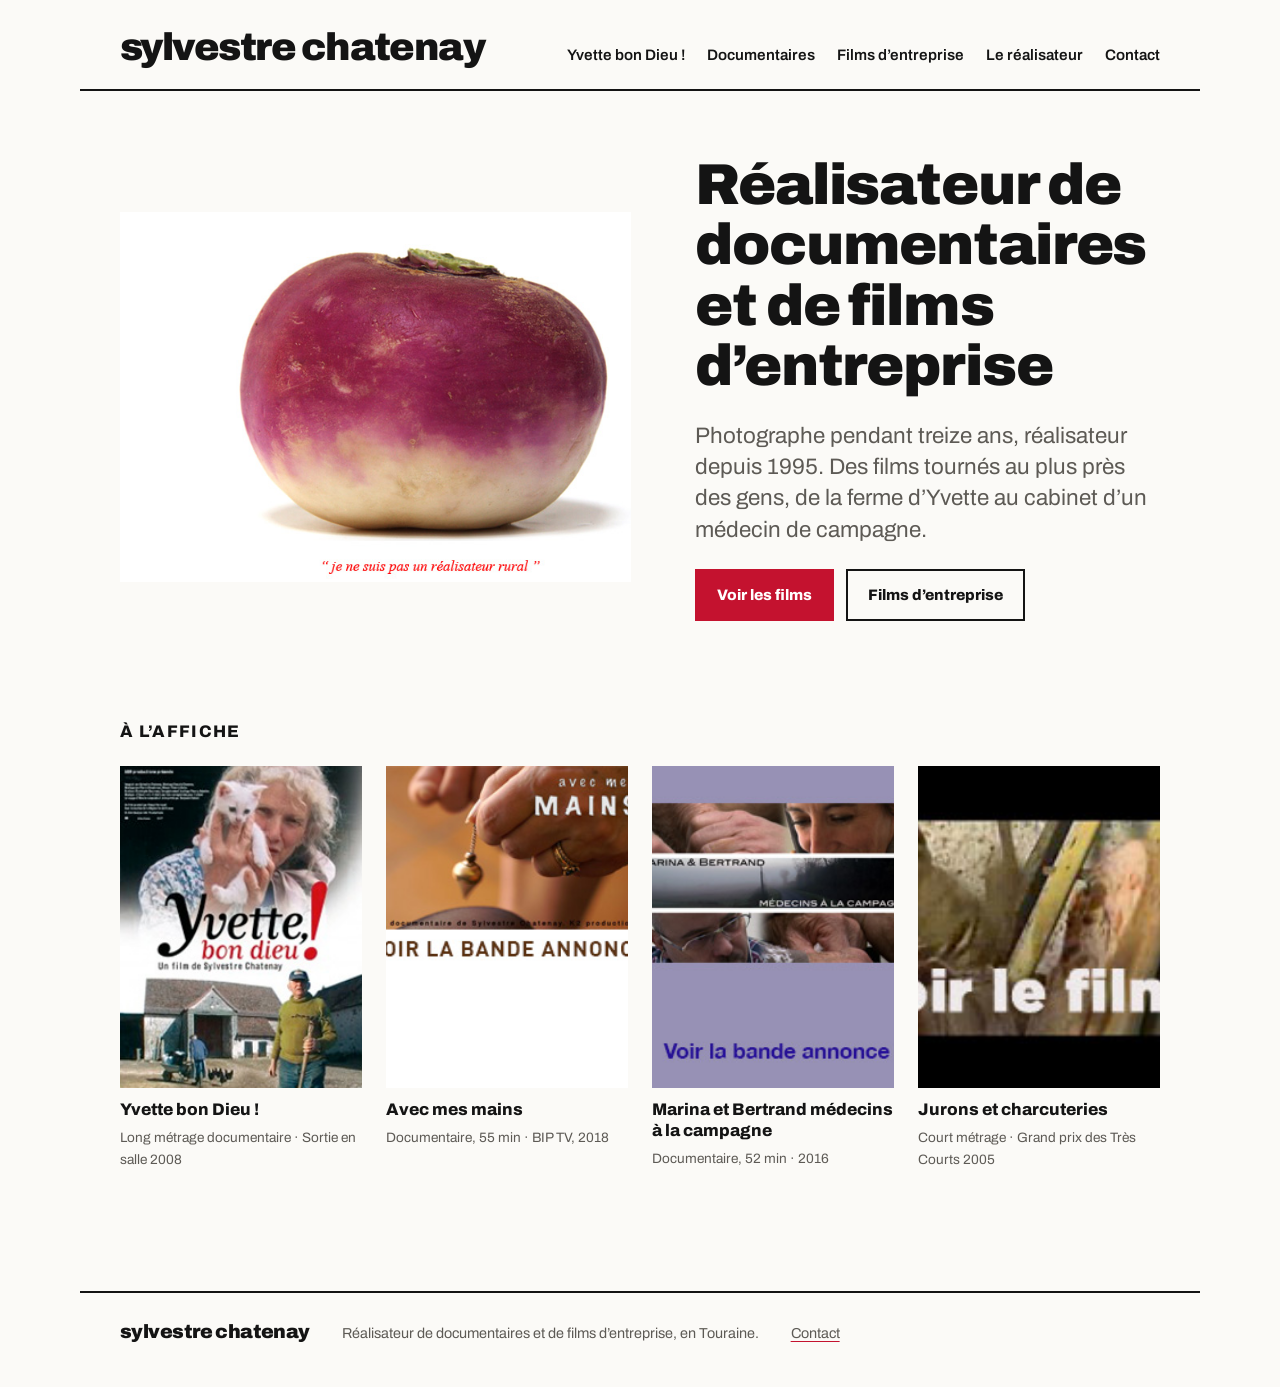
<file: index.html>
<!doctype html>
<html lang="fr">
<head>
<meta charset="utf-8">
<meta name="viewport" content="width=device-width, initial-scale=1">
<title>Sylvestre Chatenay, réalisateur</title>
<meta name="description" content="Sylvestre Chatenay, réalisateur de documentaires (Yvette bon Dieu !, Avec mes mains) et de films d’entreprise, en Touraine.">
<link rel="canonical" href="https://sylvestrechatenay.fr/">
<meta property="og:type" content="website">
<meta property="og:locale" content="fr_FR">
<meta property="og:site_name" content="Sylvestre Chatenay">
<meta property="og:title" content="Sylvestre Chatenay, réalisateur">
<meta property="og:description" content="Sylvestre Chatenay, réalisateur de documentaires (Yvette bon Dieu !, Avec mes mains) et de films d’entreprise, en Touraine.">
<meta property="og:url" content="https://sylvestrechatenay.fr/">
<meta property="og:image" content="https://sylvestrechatenay.fr/img/Yvette-cuisine.jpg">
<meta property="og:image:width" content="1440">
<meta property="og:image:height" content="910">
<meta name="twitter:card" content="summary_large_image">
<link rel="preconnect" href="https://fonts.googleapis.com">
<link rel="preconnect" href="https://fonts.gstatic.com" crossorigin>
<link href="https://fonts.googleapis.com/css2?family=Archivo:wght@400;600;800;900&amp;family=Newsreader:ital,wght@0,400;0,500;1,400&amp;display=swap" rel="stylesheet">
<link rel="stylesheet" href="style.css">
<link rel="icon" href="favicon.ico">
</head>
<body>
<header class="site-header">
<a class="logo" href="index.html">sylvestre chatenay</a>
<nav aria-label="Navigation principale"><ul><li><a href="yvette-bon-dieu.html">Yvette bon Dieu !</a></li><li><a href="documentaires.html">Documentaires</a></li><li><a href="films-entreprise.html">Films d’entreprise</a></li><li><a href="sylvestre-chatenay.html">Le réalisateur</a></li><li><a href="contact.html">Contact</a></li></ul></nav>
</header>
<main>
<section class="home-hero">
<figure class="navet">
<img src="img/navet.jpg" alt="Un navet violet sur fond blanc, avec la citation : « je ne suis pas un réalisateur rural »" width="635" height="460">
</figure>
<div class="home-text">
<h1>Réalisateur de documentaires et de films d’entreprise</h1>
<p class="lead">Photographe pendant treize ans, réalisateur depuis 1995. Des films tournés au plus près des gens, de la ferme d’Yvette au cabinet d’un médecin de campagne.</p>
<p><a class="button" href="documentaires.html">Voir les films</a> <a class="button ghost" href="films-entreprise.html">Films d’entreprise</a></p>
</div>
</section>
<section>
<h2>À l’affiche</h2>
<ul class="cards">
<li class="card feature"><a href="yvette-bon-dieu.html"><img src="img/arton16.jpg" alt="" loading="lazy" width="213" height="287"><span class="card-title">Yvette bon Dieu !</span><span class="card-meta">Long métrage documentaire · Sortie en salle 2008</span></a></li>
<li class="card"><a href="avec-mes-mains.html"><img src="img/arton43.jpg" alt="" loading="lazy" width="220" height="252"><span class="card-title">Avec mes mains</span><span class="card-meta">Documentaire, 55 min · BIP TV, 2018</span></a></li>
<li class="card"><a href="marina-et-bertrand.html"><img src="img/arton39.jpg" alt="" loading="lazy" width="220" height="252"><span class="card-title">Marina et Bertrand médecins à la campagne</span><span class="card-meta">Documentaire, 52 min · 2016</span></a></li>
<li class="card"><a href="jurons-et-charcuteries.html"><img src="img/arton24.jpg" alt="" loading="lazy" width="224" height="167"><span class="card-title">Jurons et charcuteries</span><span class="card-meta">Court métrage · Grand prix des Très Courts 2005</span></a></li>
</ul>
</section>
</main>
<footer class="site-footer">
<p class="logo-small">sylvestre chatenay</p>
<p>Réalisateur de documentaires et de films d’entreprise, en Touraine.</p>
<p><a href="contact.html">Contact</a></p>
</footer>
<script src="site.js" defer></script>
</body>
</html>
</file>
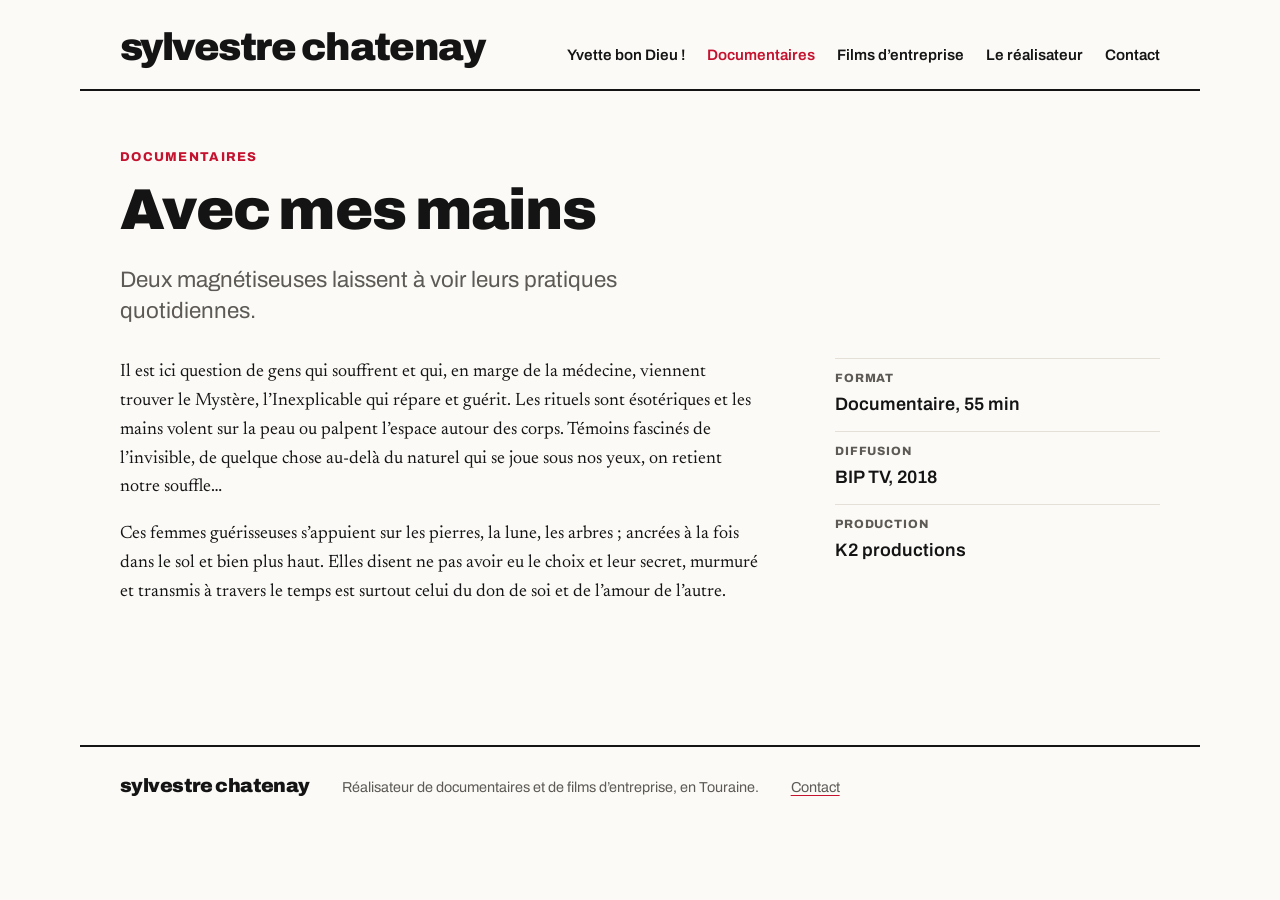
<file: avec-mes-mains.html>
<!doctype html>
<html lang="fr">
<head>
<meta charset="utf-8">
<meta name="viewport" content="width=device-width, initial-scale=1">
<title>Avec mes mains · Sylvestre Chatenay</title>
<meta name="description" content="Deux magnétiseuses laissent à voir leurs pratiques quotidiennes.">
<link rel="canonical" href="https://sylvestrechatenay.fr/avec-mes-mains.html">
<meta property="og:type" content="website">
<meta property="og:locale" content="fr_FR">
<meta property="og:site_name" content="Sylvestre Chatenay">
<meta property="og:title" content="Avec mes mains · Sylvestre Chatenay">
<meta property="og:description" content="Deux magnétiseuses laissent à voir leurs pratiques quotidiennes.">
<meta property="og:url" content="https://sylvestrechatenay.fr/avec-mes-mains.html">
<meta property="og:image" content="https://sylvestrechatenay.fr/img/Yvette-cuisine.jpg">
<meta property="og:image:width" content="1440">
<meta property="og:image:height" content="910">
<meta name="twitter:card" content="summary_large_image">
<link rel="preconnect" href="https://fonts.googleapis.com">
<link rel="preconnect" href="https://fonts.gstatic.com" crossorigin>
<link href="https://fonts.googleapis.com/css2?family=Archivo:wght@400;600;800;900&amp;family=Newsreader:ital,wght@0,400;0,500;1,400&amp;display=swap" rel="stylesheet">
<link rel="stylesheet" href="style.css">
<link rel="icon" href="favicon.ico">
</head>
<body>
<header class="site-header">
<a class="logo" href="index.html">sylvestre chatenay</a>
<nav aria-label="Navigation principale"><ul><li><a href="yvette-bon-dieu.html">Yvette bon Dieu !</a></li><li><a href="documentaires.html" aria-current=page>Documentaires</a></li><li><a href="films-entreprise.html">Films d’entreprise</a></li><li><a href="sylvestre-chatenay.html">Le réalisateur</a></li><li><a href="contact.html">Contact</a></li></ul></nav>
</header>
<main>
<article class="film">
<header class="film-head">
<p class="eyebrow"><a href="documentaires.html">Documentaires</a></p>
<h1>Avec mes mains</h1>
<p class="lead">Deux magnétiseuses laissent à voir leurs pratiques quotidiennes.</p>
</header>
<div class="film-grid">
<div class="prose"><p>Il est ici question de gens qui souffrent et qui, en marge de la médecine, viennent trouver le Mystère, l’Inexplicable qui répare et guérit. Les rituels sont ésotériques et les mains volent sur la peau ou palpent l’espace autour des corps. Témoins fascinés de l’invisible, de quelque chose au-delà du naturel qui se joue sous nos yeux, on retient notre souffle…</p><p>Ces femmes guérisseuses s’appuient sur les pierres, la lune, les arbres ; ancrées à la fois dans le sol et bien plus haut. Elles disent ne pas avoir eu le choix et leur secret, murmuré et transmis à travers le temps est surtout celui du don de soi et de l’amour de l’autre.</p></div>
<aside><dl class="facts"><div><dt>Format</dt><dd>Documentaire, 55 min</dd></div><div><dt>Diffusion</dt><dd>BIP TV, 2018</dd></div><div><dt>Production</dt><dd>K2 productions</dd></div></dl></aside>
</div>

</article>
</main>
<footer class="site-footer">
<p class="logo-small">sylvestre chatenay</p>
<p>Réalisateur de documentaires et de films d’entreprise, en Touraine.</p>
<p><a href="contact.html">Contact</a></p>
</footer>
<script src="site.js" defer></script>
</body>
</html>
</file>
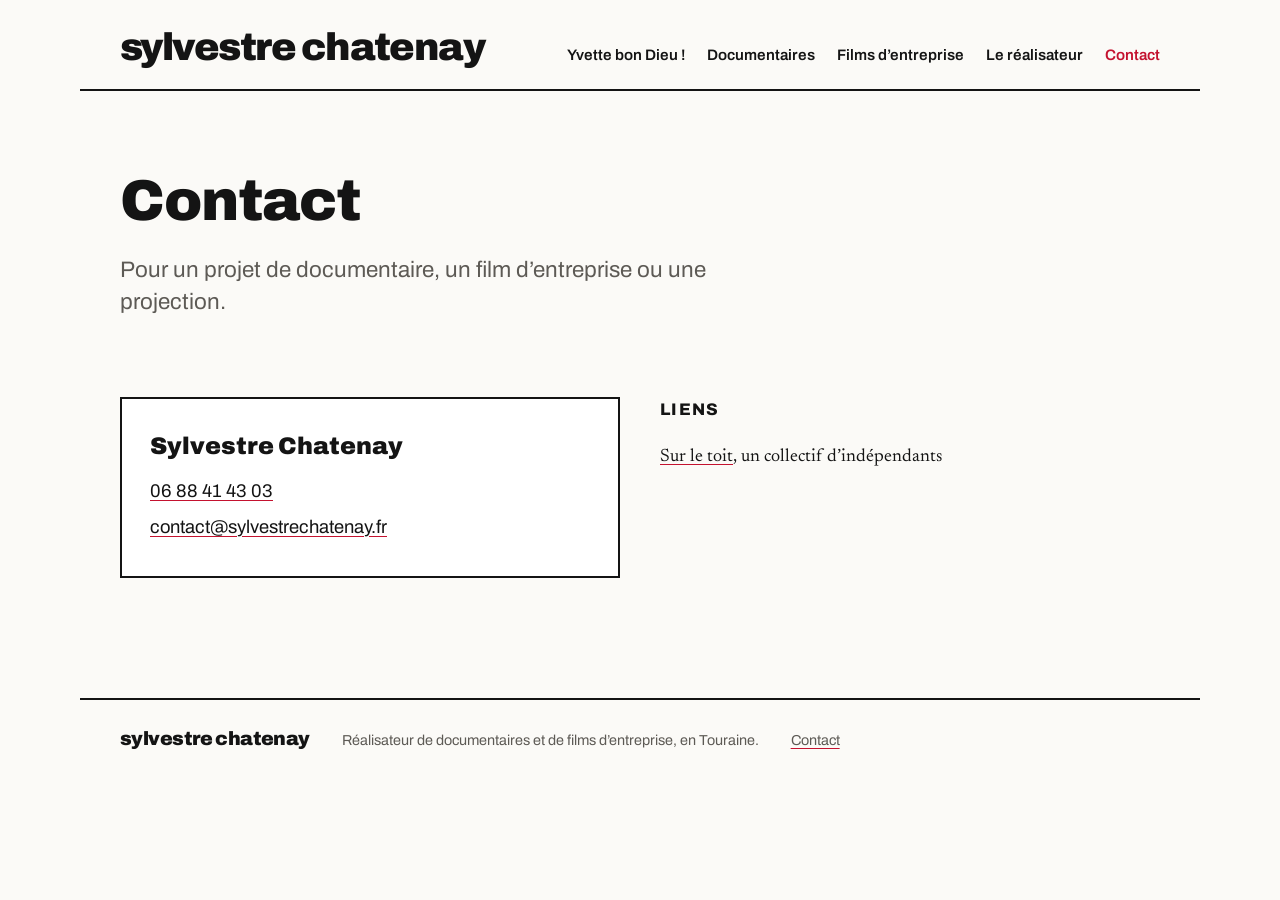
<file: contact.html>
<!doctype html>
<html lang="fr">
<head>
<meta charset="utf-8">
<meta name="viewport" content="width=device-width, initial-scale=1">
<title>Contact · Sylvestre Chatenay</title>
<meta name="description" content="Contacter Sylvestre Chatenay, réalisateur de documentaires et de films d’entreprise.">
<link rel="canonical" href="https://sylvestrechatenay.fr/contact.html">
<meta property="og:type" content="website">
<meta property="og:locale" content="fr_FR">
<meta property="og:site_name" content="Sylvestre Chatenay">
<meta property="og:title" content="Contact · Sylvestre Chatenay">
<meta property="og:description" content="Contacter Sylvestre Chatenay, réalisateur de documentaires et de films d’entreprise.">
<meta property="og:url" content="https://sylvestrechatenay.fr/contact.html">
<meta property="og:image" content="https://sylvestrechatenay.fr/img/Yvette-cuisine.jpg">
<meta property="og:image:width" content="1440">
<meta property="og:image:height" content="910">
<meta name="twitter:card" content="summary_large_image">
<link rel="preconnect" href="https://fonts.googleapis.com">
<link rel="preconnect" href="https://fonts.gstatic.com" crossorigin>
<link href="https://fonts.googleapis.com/css2?family=Archivo:wght@400;600;800;900&amp;family=Newsreader:ital,wght@0,400;0,500;1,400&amp;display=swap" rel="stylesheet">
<link rel="stylesheet" href="style.css">
<link rel="icon" href="favicon.ico">
</head>
<body>
<header class="site-header">
<a class="logo" href="index.html">sylvestre chatenay</a>
<nav aria-label="Navigation principale"><ul><li><a href="yvette-bon-dieu.html">Yvette bon Dieu !</a></li><li><a href="documentaires.html">Documentaires</a></li><li><a href="films-entreprise.html">Films d’entreprise</a></li><li><a href="sylvestre-chatenay.html">Le réalisateur</a></li><li><a href="contact.html" aria-current=page>Contact</a></li></ul></nav>
</header>
<main>
<section class="intro">
<h1>Contact</h1>
<p class="lead">Pour un projet de documentaire, un film d’entreprise ou une projection.</p>
</section>
<div class="contact-grid">
<div class="contact-card">
<p class="name">Sylvestre Chatenay</p>
<p><a href="tel:+33688414303">06 88 41 43 03</a></p>
<p><a href="mailto:contact@sylvestrechatenay.fr">contact@sylvestrechatenay.fr</a></p>
</div>
<div>
<h2>Liens</h2>
<ul class="list plain">
<li><a href="https://www.surletoit.eu" rel="noopener">Sur le toit</a>, un collectif d’indépendants</li>
</ul>
</div>
</div>
</main>
<footer class="site-footer">
<p class="logo-small">sylvestre chatenay</p>
<p>Réalisateur de documentaires et de films d’entreprise, en Touraine.</p>
<p><a href="contact.html">Contact</a></p>
</footer>
<script src="site.js" defer></script>
</body>
</html>
</file>
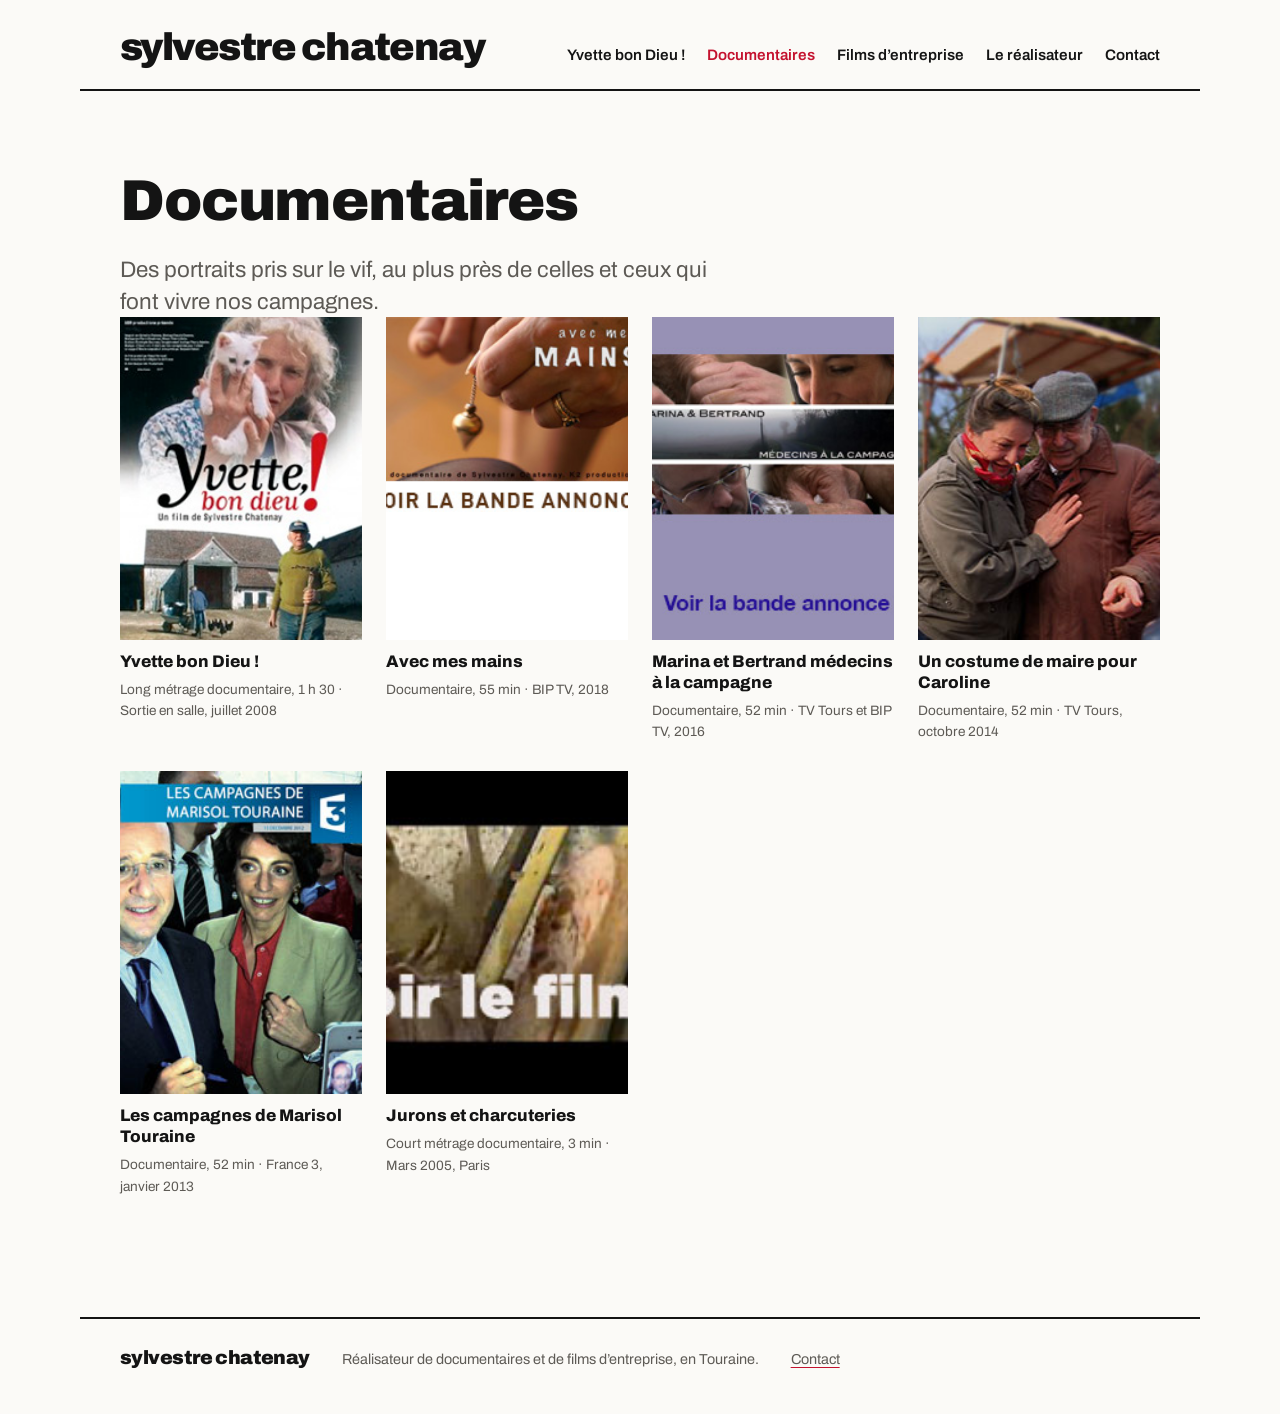
<file: documentaires.html>
<!doctype html>
<html lang="fr">
<head>
<meta charset="utf-8">
<meta name="viewport" content="width=device-width, initial-scale=1">
<title>Documentaires · Sylvestre Chatenay</title>
<meta name="description" content="Les documentaires de Sylvestre Chatenay : Yvette bon Dieu !, Avec mes mains, Marina et Bertrand médecins à la campagne, Un costume de maire pour Caroline.">
<link rel="canonical" href="https://sylvestrechatenay.fr/documentaires.html">
<meta property="og:type" content="website">
<meta property="og:locale" content="fr_FR">
<meta property="og:site_name" content="Sylvestre Chatenay">
<meta property="og:title" content="Documentaires · Sylvestre Chatenay">
<meta property="og:description" content="Les documentaires de Sylvestre Chatenay : Yvette bon Dieu !, Avec mes mains, Marina et Bertrand médecins à la campagne, Un costume de maire pour Caroline.">
<meta property="og:url" content="https://sylvestrechatenay.fr/documentaires.html">
<meta property="og:image" content="https://sylvestrechatenay.fr/img/Yvette-cuisine.jpg">
<meta property="og:image:width" content="1440">
<meta property="og:image:height" content="910">
<meta name="twitter:card" content="summary_large_image">
<link rel="preconnect" href="https://fonts.googleapis.com">
<link rel="preconnect" href="https://fonts.gstatic.com" crossorigin>
<link href="https://fonts.googleapis.com/css2?family=Archivo:wght@400;600;800;900&amp;family=Newsreader:ital,wght@0,400;0,500;1,400&amp;display=swap" rel="stylesheet">
<link rel="stylesheet" href="style.css">
<link rel="icon" href="favicon.ico">
</head>
<body>
<header class="site-header">
<a class="logo" href="index.html">sylvestre chatenay</a>
<nav aria-label="Navigation principale"><ul><li><a href="yvette-bon-dieu.html">Yvette bon Dieu !</a></li><li><a href="documentaires.html" aria-current=page>Documentaires</a></li><li><a href="films-entreprise.html">Films d’entreprise</a></li><li><a href="sylvestre-chatenay.html">Le réalisateur</a></li><li><a href="contact.html">Contact</a></li></ul></nav>
</header>
<main>
<section class="intro"><h1>Documentaires</h1><p class="lead">Des portraits pris sur le vif, au plus près de celles et ceux qui font vivre nos campagnes.</p></section>
<ul class="cards">
<li class="card feature"><a href="yvette-bon-dieu.html"><img src="img/arton16.jpg" alt="" loading="lazy" width="213" height="287"><span class="card-title">Yvette bon Dieu !</span><span class="card-meta">Long métrage documentaire, 1 h 30 · Sortie en salle, juillet 2008</span></a></li>
<li class="card"><a href="avec-mes-mains.html"><img src="img/arton43.jpg" alt="" loading="lazy" width="220" height="252"><span class="card-title">Avec mes mains</span><span class="card-meta">Documentaire, 55 min · BIP TV, 2018</span></a></li><li class="card"><a href="marina-et-bertrand.html"><img src="img/arton39.jpg" alt="" loading="lazy" width="220" height="252"><span class="card-title">Marina et Bertrand médecins à la campagne</span><span class="card-meta">Documentaire, 52 min · TV Tours et BIP TV, 2016</span></a></li><li class="card"><a href="un-costume-de-maire-pour-caroline.html"><img src="img/arton35.jpg" alt="" loading="lazy" width="224" height="253"><span class="card-title">Un costume de maire pour Caroline</span><span class="card-meta">Documentaire, 52 min · TV Tours, octobre 2014</span></a></li><li class="card"><a href="les-campagnes-de-marisol-touraine.html"><img src="img/arton34.jpg" alt="" loading="lazy" width="220" height="261"><span class="card-title">Les campagnes de Marisol Touraine</span><span class="card-meta">Documentaire, 52 min · France 3, janvier 2013</span></a></li><li class="card"><a href="jurons-et-charcuteries.html"><img src="img/arton24.jpg" alt="" loading="lazy" width="224" height="167"><span class="card-title">Jurons et charcuteries</span><span class="card-meta">Court métrage documentaire, 3 min · Mars 2005, Paris</span></a></li>
</ul>
</main>
<footer class="site-footer">
<p class="logo-small">sylvestre chatenay</p>
<p>Réalisateur de documentaires et de films d’entreprise, en Touraine.</p>
<p><a href="contact.html">Contact</a></p>
</footer>
<script src="site.js" defer></script>
</body>
</html>
</file>
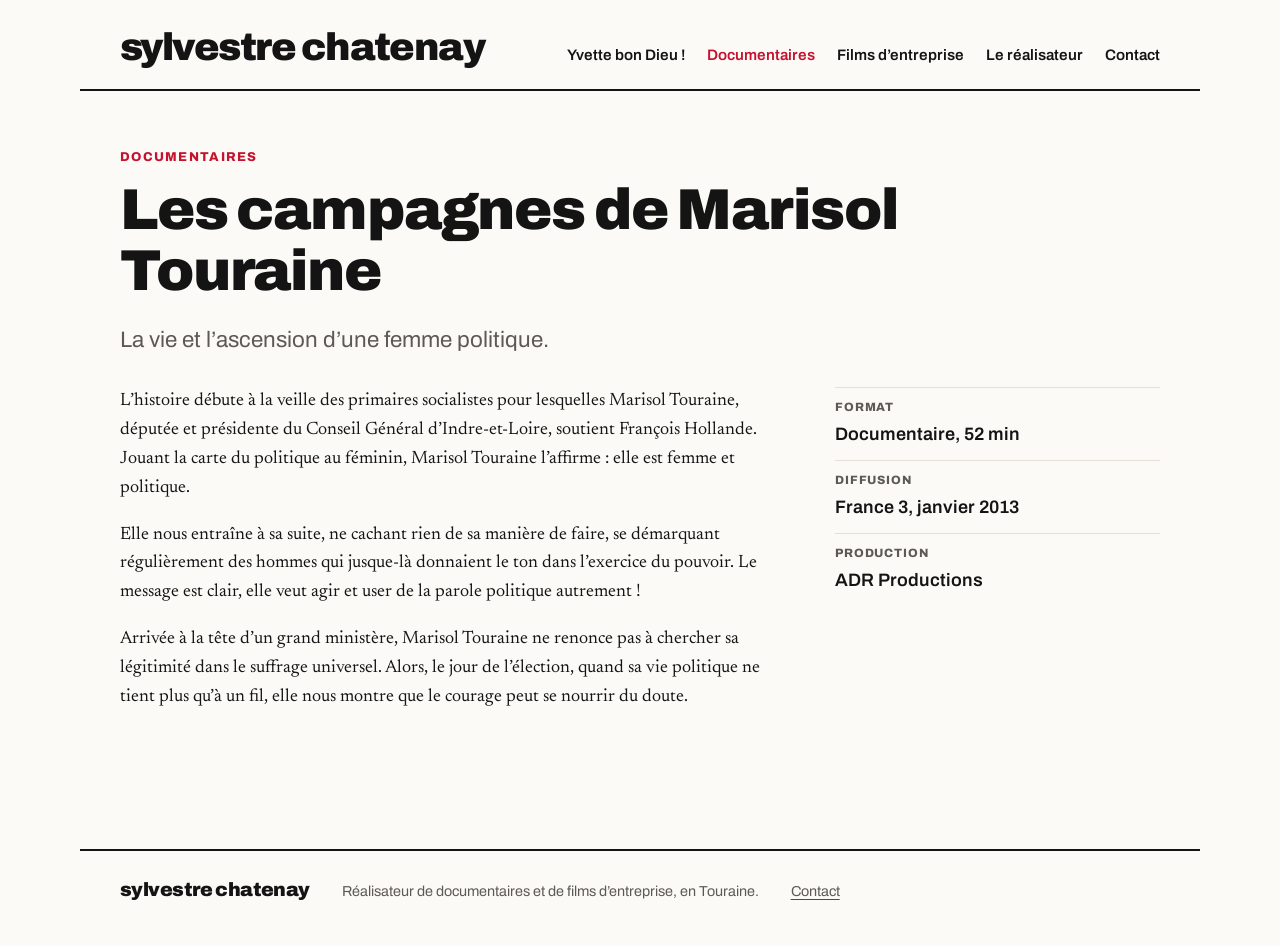
<file: les-campagnes-de-marisol-touraine.html>
<!doctype html>
<html lang="fr">
<head>
<meta charset="utf-8">
<meta name="viewport" content="width=device-width, initial-scale=1">
<title>Les campagnes de Marisol Touraine · Sylvestre Chatenay</title>
<meta name="description" content="La vie et l’ascension d’une femme politique.">
<link rel="canonical" href="https://sylvestrechatenay.fr/les-campagnes-de-marisol-touraine.html">
<meta property="og:type" content="website">
<meta property="og:locale" content="fr_FR">
<meta property="og:site_name" content="Sylvestre Chatenay">
<meta property="og:title" content="Les campagnes de Marisol Touraine · Sylvestre Chatenay">
<meta property="og:description" content="La vie et l’ascension d’une femme politique.">
<meta property="og:url" content="https://sylvestrechatenay.fr/les-campagnes-de-marisol-touraine.html">
<meta property="og:image" content="https://sylvestrechatenay.fr/img/Yvette-cuisine.jpg">
<meta property="og:image:width" content="1440">
<meta property="og:image:height" content="910">
<meta name="twitter:card" content="summary_large_image">
<link rel="preconnect" href="https://fonts.googleapis.com">
<link rel="preconnect" href="https://fonts.gstatic.com" crossorigin>
<link href="https://fonts.googleapis.com/css2?family=Archivo:wght@400;600;800;900&amp;family=Newsreader:ital,wght@0,400;0,500;1,400&amp;display=swap" rel="stylesheet">
<link rel="stylesheet" href="style.css">
<link rel="icon" href="favicon.ico">
</head>
<body>
<header class="site-header">
<a class="logo" href="index.html">sylvestre chatenay</a>
<nav aria-label="Navigation principale"><ul><li><a href="yvette-bon-dieu.html">Yvette bon Dieu !</a></li><li><a href="documentaires.html" aria-current=page>Documentaires</a></li><li><a href="films-entreprise.html">Films d’entreprise</a></li><li><a href="sylvestre-chatenay.html">Le réalisateur</a></li><li><a href="contact.html">Contact</a></li></ul></nav>
</header>
<main>
<article class="film">
<header class="film-head">
<p class="eyebrow"><a href="documentaires.html">Documentaires</a></p>
<h1>Les campagnes de Marisol Touraine</h1>
<p class="lead">La vie et l’ascension d’une femme politique.</p>
</header>
<div class="film-grid">
<div class="prose"><p>L’histoire débute à la veille des primaires socialistes pour lesquelles Marisol Touraine, députée et présidente du Conseil Général d’Indre-et-Loire, soutient François Hollande. Jouant la carte du politique au féminin, Marisol Touraine l’affirme : elle est femme et politique.</p><p>Elle nous entraîne à sa suite, ne cachant rien de sa manière de faire, se démarquant régulièrement des hommes qui jusque-là donnaient le ton dans l’exercice du pouvoir. Le message est clair, elle veut agir et user de la parole politique autrement !</p><p>Arrivée à la tête d’un grand ministère, Marisol Touraine ne renonce pas à chercher sa légitimité dans le suffrage universel. Alors, le jour de l’élection, quand sa vie politique ne tient plus qu’à un fil, elle nous montre que le courage peut se nourrir du doute.</p></div>
<aside><dl class="facts"><div><dt>Format</dt><dd>Documentaire, 52 min</dd></div><div><dt>Diffusion</dt><dd>France 3, janvier 2013</dd></div><div><dt>Production</dt><dd>ADR Productions</dd></div></dl></aside>
</div>

</article>
</main>
<footer class="site-footer">
<p class="logo-small">sylvestre chatenay</p>
<p>Réalisateur de documentaires et de films d’entreprise, en Touraine.</p>
<p><a href="contact.html">Contact</a></p>
</footer>
<script src="site.js" defer></script>
</body>
</html>
</file>
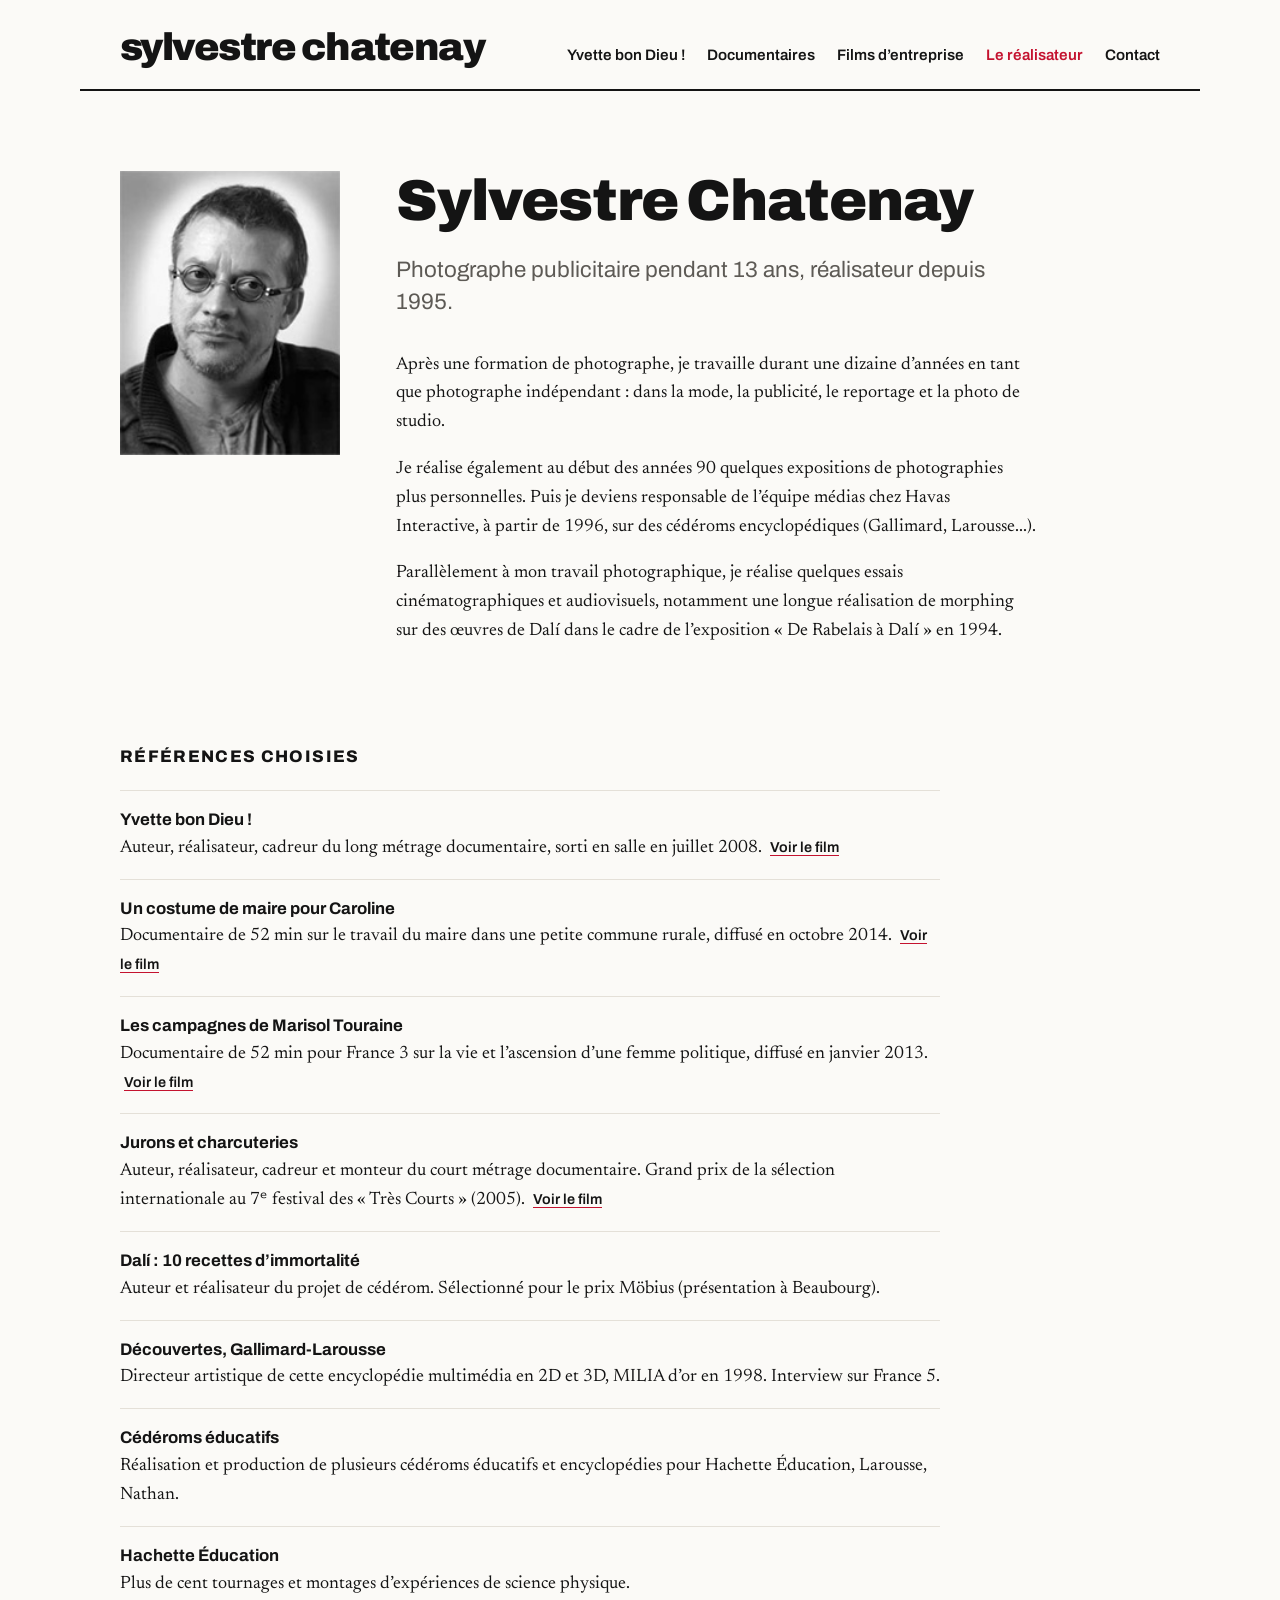
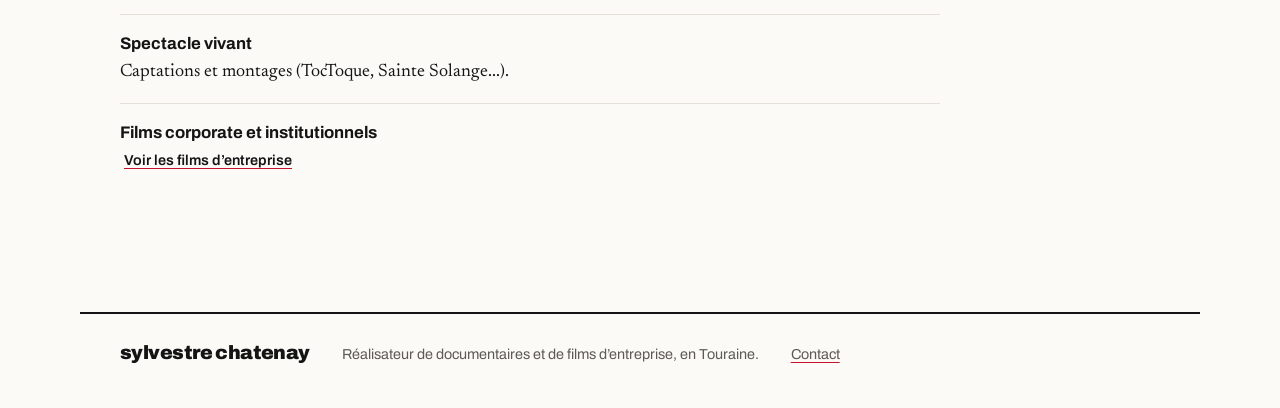
<file: sylvestre-chatenay.html>
<!doctype html>
<html lang="fr">
<head>
<meta charset="utf-8">
<meta name="viewport" content="width=device-width, initial-scale=1">
<title>Le réalisateur · Sylvestre Chatenay</title>
<meta name="description" content="Sylvestre Chatenay, photographe puis réalisateur de documentaires depuis 1995 : parcours et références.">
<link rel="canonical" href="https://sylvestrechatenay.fr/sylvestre-chatenay.html">
<meta property="og:type" content="website">
<meta property="og:locale" content="fr_FR">
<meta property="og:site_name" content="Sylvestre Chatenay">
<meta property="og:title" content="Le réalisateur · Sylvestre Chatenay">
<meta property="og:description" content="Sylvestre Chatenay, photographe puis réalisateur de documentaires depuis 1995 : parcours et références.">
<meta property="og:url" content="https://sylvestrechatenay.fr/sylvestre-chatenay.html">
<meta property="og:image" content="https://sylvestrechatenay.fr/img/Yvette-cuisine.jpg">
<meta property="og:image:width" content="1440">
<meta property="og:image:height" content="910">
<meta name="twitter:card" content="summary_large_image">
<link rel="preconnect" href="https://fonts.googleapis.com">
<link rel="preconnect" href="https://fonts.gstatic.com" crossorigin>
<link href="https://fonts.googleapis.com/css2?family=Archivo:wght@400;600;800;900&amp;family=Newsreader:ital,wght@0,400;0,500;1,400&amp;display=swap" rel="stylesheet">
<link rel="stylesheet" href="style.css">
<link rel="icon" href="favicon.ico">
</head>
<body>
<header class="site-header">
<a class="logo" href="index.html">sylvestre chatenay</a>
<nav aria-label="Navigation principale"><ul><li><a href="yvette-bon-dieu.html">Yvette bon Dieu !</a></li><li><a href="documentaires.html">Documentaires</a></li><li><a href="films-entreprise.html">Films d’entreprise</a></li><li><a href="sylvestre-chatenay.html" aria-current=page>Le réalisateur</a></li><li><a href="contact.html">Contact</a></li></ul></nav>
</header>
<main>
<section class="bio">
<img class="portrait" src="img/arton11.jpg" alt="Portrait de Sylvestre Chatenay" width="183" height="236">
<div>
<h1>Sylvestre Chatenay</h1>
<p class="lead">Photographe publicitaire pendant 13 ans, réalisateur depuis 1995.</p>
<div class="prose">
<p>Après une formation de photographe, je travaille durant une dizaine d’années en tant que photographe indépendant : dans la mode, la publicité, le reportage et la photo de studio.</p>
<p>Je réalise également au début des années 90 quelques expositions de photographies plus personnelles. Puis je deviens responsable de l’équipe médias chez Havas Interactive, à partir de 1996, sur des cédéroms encyclopédiques (Gallimard, Larousse...).</p>
<p>Parallèlement à mon travail photographique, je réalise quelques essais cinématographiques et audiovisuels, notamment une longue réalisation de morphing sur des œuvres de Dalí dans le cadre de l’exposition « De Rabelais à Dalí » en 1994.</p>
</div>
</div>
</section>
<section>
<h2>Références choisies</h2>
<ul class="refs">
<li><strong>Yvette bon Dieu !</strong> Auteur, réalisateur, cadreur du long métrage documentaire, sorti en salle en juillet 2008. <a href="yvette-bon-dieu.html">Voir le film</a></li>
<li><strong>Un costume de maire pour Caroline</strong> Documentaire de 52 min sur le travail du maire dans une petite commune rurale, diffusé en octobre 2014. <a href="un-costume-de-maire-pour-caroline.html">Voir le film</a></li>
<li><strong>Les campagnes de Marisol Touraine</strong> Documentaire de 52 min pour France 3 sur la vie et l’ascension d’une femme politique, diffusé en janvier 2013. <a href="les-campagnes-de-marisol-touraine.html">Voir le film</a></li>
<li><strong>Jurons et charcuteries</strong> Auteur, réalisateur, cadreur et monteur du court métrage documentaire. Grand prix de la sélection internationale au 7ᵉ festival des « Très Courts » (2005). <a href="jurons-et-charcuteries.html">Voir le film</a></li>
<li><strong>Dalí : 10 recettes d’immortalité</strong> Auteur et réalisateur du projet de cédérom. Sélectionné pour le prix Möbius (présentation à Beaubourg).</li>
<li><strong>Découvertes, Gallimard-Larousse</strong> Directeur artistique de cette encyclopédie multimédia en 2D et 3D, MILIA d’or en 1998. Interview sur France 5.</li>
<li><strong>Cédéroms éducatifs</strong> Réalisation et production de plusieurs cédéroms éducatifs et encyclopédies pour Hachette Éducation, Larousse, Nathan.</li>
<li><strong>Hachette Éducation</strong> Plus de cent tournages et montages d’expériences de science physique.</li>
<li><strong>Spectacle vivant</strong> Captations et montages (TocToque, Sainte Solange...).</li>
<li><strong>Films corporate et institutionnels</strong> <a href="films-entreprise.html">Voir les films d’entreprise</a></li>
</ul>
</section>
</main>
<footer class="site-footer">
<p class="logo-small">sylvestre chatenay</p>
<p>Réalisateur de documentaires et de films d’entreprise, en Touraine.</p>
<p><a href="contact.html">Contact</a></p>
</footer>
<script src="site.js" defer></script>
</body>
</html>
</file>
<file: style.css>
:root {
  --bg: #fbfaf7;
  --surface: #ffffff;
  --ink: #141414;
  --muted: #5d5a55;
  --line: #e4e0d8;
  --accent: #c4122f;
  --accent-ink: #ffffff;
  --sans: "Archivo", "Helvetica Neue", Arial, sans-serif;
  --serif: "Newsreader", Georgia, serif;
  --wrap: 1120px;
  --gutter: clamp(16px, 4vw, 40px);
}

@media (prefers-color-scheme: dark) {
  :root:not([data-theme="light"]) {
    --bg: #121211;
    --surface: #1b1b1a;
    --ink: #f2efe9;
    --muted: #a8a39a;
    --line: #2e2c29;
    --accent: #ff4d5e;
    --accent-ink: #121211;
  }
}

:root[data-theme="dark"] {
  --bg: #121211;
  --surface: #1b1b1a;
  --ink: #f2efe9;
  --muted: #a8a39a;
  --line: #2e2c29;
  --accent: #ff4d5e;
  --accent-ink: #121211;
}

*, *::before, *::after { box-sizing: border-box; }

html { -webkit-text-size-adjust: 100%; }

body {
  margin: 0;
  background: var(--bg);
  color: var(--ink);
  font-family: var(--serif);
  font-size: 1.125rem;
  line-height: 1.6;
}

img { max-width: 100%; height: auto; display: block; }

a { color: inherit; text-decoration-color: var(--accent); text-underline-offset: 3px; }
a:hover { color: var(--accent); }
:focus-visible { outline: 2px solid var(--accent); outline-offset: 3px; }

h1, h2, h3, .lead, .eyebrow, .logo, nav, .card, .button, dt, .facts, figcaption, .site-footer, .note, .name {
  font-family: var(--sans);
}

h1 { font-size: clamp(2.2rem, 5vw, 3.6rem); line-height: 1.05; font-weight: 900; letter-spacing: -0.02em; margin: 0 0 0.4em; }
h2 { font-size: 1.05rem; font-weight: 800; text-transform: uppercase; letter-spacing: 0.08em; margin: 0 0 1.2rem; }

.site-header, main, .site-footer { max-width: var(--wrap); margin: 0 auto; padding-left: var(--gutter); padding-right: var(--gutter); }

.site-header {
  display: flex; flex-wrap: wrap; align-items: baseline; justify-content: space-between; gap: 12px 32px;
  padding-top: 28px; padding-bottom: 20px; border-bottom: 2px solid var(--ink);
}

.logo { font-weight: 900; font-size: clamp(1.6rem, 4vw, 2.4rem); letter-spacing: -0.04em; text-decoration: none; line-height: 1; }
.logo:hover { color: var(--ink); }

nav ul { list-style: none; margin: 0; padding: 0; display: flex; flex-wrap: wrap; gap: 6px 22px; }
nav a { text-decoration: none; font-weight: 600; font-size: 0.95rem; }
nav a[aria-current="page"] { color: var(--accent); }

main > section, main > article > section, main > div { margin-top: clamp(40px, 7vw, 80px); }
main > article > .hero-film { margin-top: 0; }

.lead { font-size: clamp(1.15rem, 2.2vw, 1.4rem); line-height: 1.4; color: var(--muted); font-weight: 400; max-width: 46ch; margin: 0; }
.eyebrow { font-size: 0.8rem; font-weight: 800; text-transform: uppercase; letter-spacing: 0.1em; color: var(--accent); margin: 0 0 0.8rem; }
.eyebrow a { text-decoration: none; }

.prose p { margin: 0 0 1em; max-width: 64ch; }

.button {
  display: inline-block; margin: 6px 8px 0 0; padding: 12px 20px; background: var(--accent); color: var(--accent-ink);
  font-weight: 800; font-size: 0.95rem; text-decoration: none; border: 2px solid var(--accent);
}
.button:hover { background: var(--ink); border-color: var(--ink); color: var(--bg); }
.button.ghost { background: transparent; color: var(--ink); border-color: var(--ink); }

.home-hero { display: grid; grid-template-columns: 1.1fr 1fr; gap: clamp(24px, 5vw, 64px); align-items: center; margin-top: clamp(32px, 6vw, 64px); }
.navet { margin: 0; background: #ffffff; }
.navet img { width: 100%; }

.cards { list-style: none; margin: 0; padding: 0; display: grid; grid-template-columns: repeat(auto-fill, minmax(200px, 1fr)); gap: 28px 24px; }
.card a { display: flex; flex-direction: column; gap: 6px; text-decoration: none; }
.card img { width: 100%; aspect-ratio: 3 / 4; object-fit: cover; background: var(--line); transition: transform 0.2s ease; }
.card a:hover img { transform: translateY(-3px); }
.card-title { font-weight: 800; font-size: 1.05rem; line-height: 1.25; margin-top: 6px; }
.card-meta { color: var(--muted); font-size: 0.85rem; }

.hero-film { margin: 0 calc(-1 * var(--gutter)); }
.hero-film img { width: 100%; max-height: 70vh; object-fit: cover; }
.film-head { margin-top: clamp(28px, 5vw, 56px); }

.film-grid { display: grid; grid-template-columns: minmax(0, 2fr) minmax(220px, 1fr); gap: clamp(24px, 5vw, 64px); margin-top: 32px; align-items: start; }
.film-grid aside { display: flex; flex-direction: column; gap: 20px; }
.poster { width: 100%; max-width: 240px; }

.facts { margin: 0; display: grid; gap: 12px; }
.facts div { border-top: 1px solid var(--line); padding-top: 10px; }
.facts dt { font-size: 0.75rem; font-weight: 800; text-transform: uppercase; letter-spacing: 0.08em; color: var(--muted); }
.facts dd { margin: 2px 0 0; font-weight: 600; }

.list { margin: 0; padding-left: 1.2em; }
.list li { margin-bottom: 0.4em; }
.list.plain { list-style: none; padding: 0; }
.note { color: var(--muted); font-size: 0.95rem; max-width: 64ch; }

.quotes { display: grid; grid-template-columns: repeat(auto-fit, minmax(260px, 1fr)); gap: 28px; }
.quote { margin: 0; padding-left: 18px; border-left: 3px solid var(--accent); }
.quote p { margin: 0 0 10px; font-style: italic; font-size: 1.15rem; }
.quote footer { font-family: var(--sans); font-size: 0.85rem; color: var(--muted); }

.gallery { display: grid; grid-template-columns: repeat(6, 1fr); gap: 10px; }
.gallery figure { margin: 0; grid-column: span 2; }
.gallery figure:nth-child(1), .gallery figure:nth-child(2) { grid-column: span 3; }
.gallery img { width: 100%; aspect-ratio: 16 / 10; object-fit: cover; }
.gallery figcaption, .video figcaption { font-size: 0.85rem; color: var(--muted); margin-top: 6px; }

.video-grid { display: grid; grid-template-columns: repeat(auto-fill, minmax(280px, 1fr)); gap: 24px; }
.video-grid.one { grid-template-columns: minmax(0, 820px); }
.video { margin: 0; }
.yt { position: relative; display: block; width: 100%; aspect-ratio: 16 / 9; padding: 0; border: 0; background: #000; cursor: pointer; overflow: hidden; }
.yt img { width: 100%; height: 100%; object-fit: cover; opacity: 0.85; transition: opacity 0.2s; }
.yt:hover img { opacity: 1; }
.play { position: absolute; inset: 0; margin: auto; width: 68px; height: 48px; background: var(--accent); border-radius: 12px; }
.play::after { content: ""; position: absolute; inset: 0; margin: auto; width: 0; height: 0; border-style: solid; border-width: 10px 0 10px 18px; border-color: transparent transparent transparent #fff; transform: translateX(2px); }
.video iframe { width: 100%; aspect-ratio: 16 / 9; border: 0; display: block; }

.credits-film { display: grid; grid-template-columns: repeat(auto-fit, minmax(240px, 1fr)); gap: 40px; }

.interview dl { margin: 0; max-width: 70ch; }
.interview dt { font-weight: 800; font-size: 1.05rem; margin-top: 1.8em; }
.interview dd { margin: 0.5em 0 0; }
.interview dd p { margin: 0 0 0.8em; }

.bio { display: grid; grid-template-columns: 220px minmax(0, 1fr); gap: clamp(24px, 5vw, 56px); align-items: start; }
.portrait { width: 100%; filter: grayscale(1); }
.bio .lead { margin-bottom: 1.5em; }

.refs { list-style: none; margin: 0; padding: 0; display: grid; gap: 0; max-width: 820px; }
.refs li { padding: 16px 0; border-top: 1px solid var(--line); }
.refs strong { font-family: var(--sans); display: block; font-size: 1.05rem; }
.refs a { font-family: var(--sans); font-size: 0.9rem; font-weight: 600; margin-left: 4px; }

.cta { border: 2px solid var(--ink); padding: 24px; }
.cta p { font-family: var(--sans); font-weight: 800; font-size: 1.3rem; margin: 0 0 8px; }

.contact-grid { display: grid; grid-template-columns: repeat(auto-fit, minmax(260px, 1fr)); gap: 40px; }
.contact-card { border: 2px solid var(--ink); padding: 28px; background: var(--surface); }
.contact-card p { margin: 0 0 6px; font-family: var(--sans); font-size: 1.15rem; }
.contact-card .name { font-weight: 900; font-size: 1.5rem; margin-bottom: 12px; }

.site-footer { margin-top: clamp(64px, 10vw, 120px); padding-top: 24px; padding-bottom: 40px; border-top: 2px solid var(--ink); display: flex; flex-wrap: wrap; gap: 8px 32px; align-items: baseline; font-size: 0.9rem; color: var(--muted); }
.site-footer p { margin: 0; }
.logo-small { font-weight: 900; color: var(--ink); font-size: 1.2rem; letter-spacing: -0.03em; }

@media (max-width: 760px) {
  .home-hero, .film-grid, .bio { grid-template-columns: 1fr; }
  .bio .portrait { max-width: 180px; }
  .gallery { grid-template-columns: 1fr 1fr; }
  .gallery figure, .gallery figure:nth-child(1), .gallery figure:nth-child(2) { grid-column: span 1; }
  .gallery figure:nth-child(1) { grid-column: span 2; }
  .cards { grid-template-columns: repeat(2, minmax(0, 1fr)); gap: 24px 16px; }
}

@media (prefers-reduced-motion: reduce) {
  * { transition: none !important; }
}
</file>
